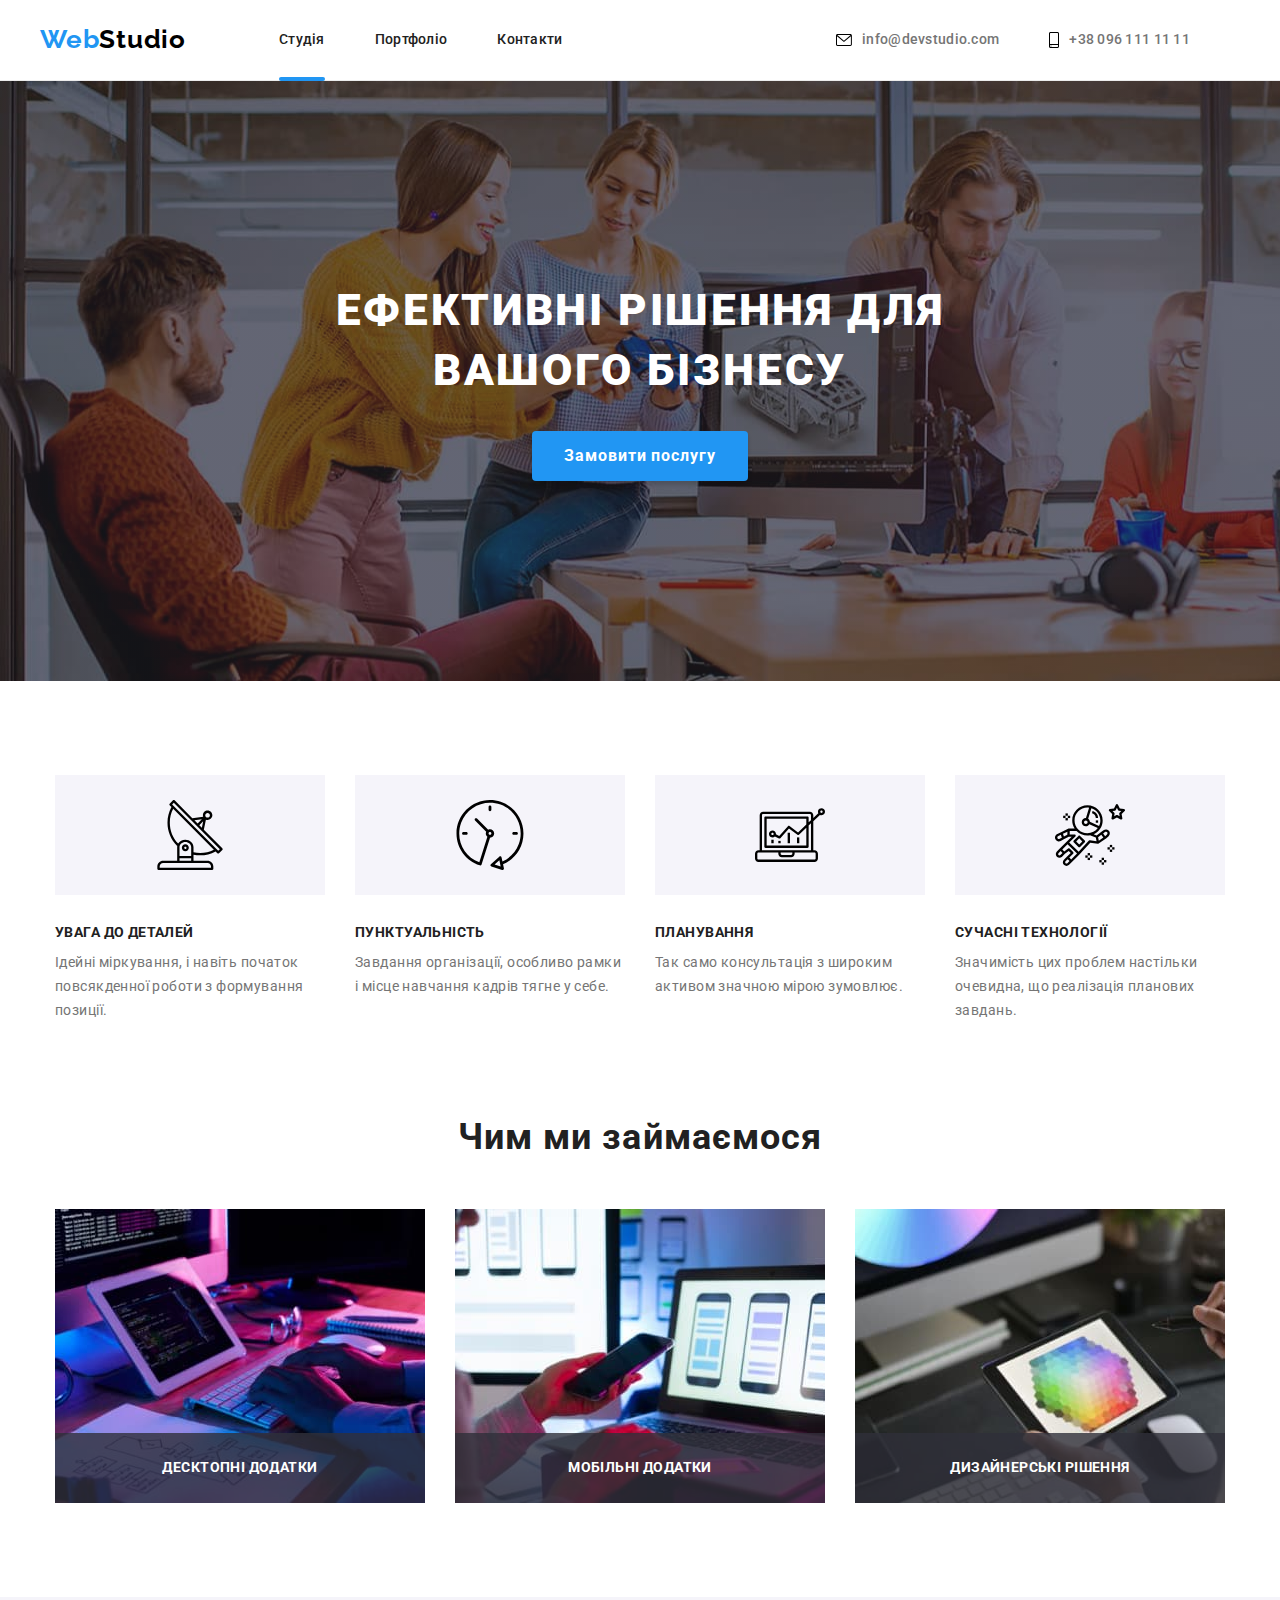
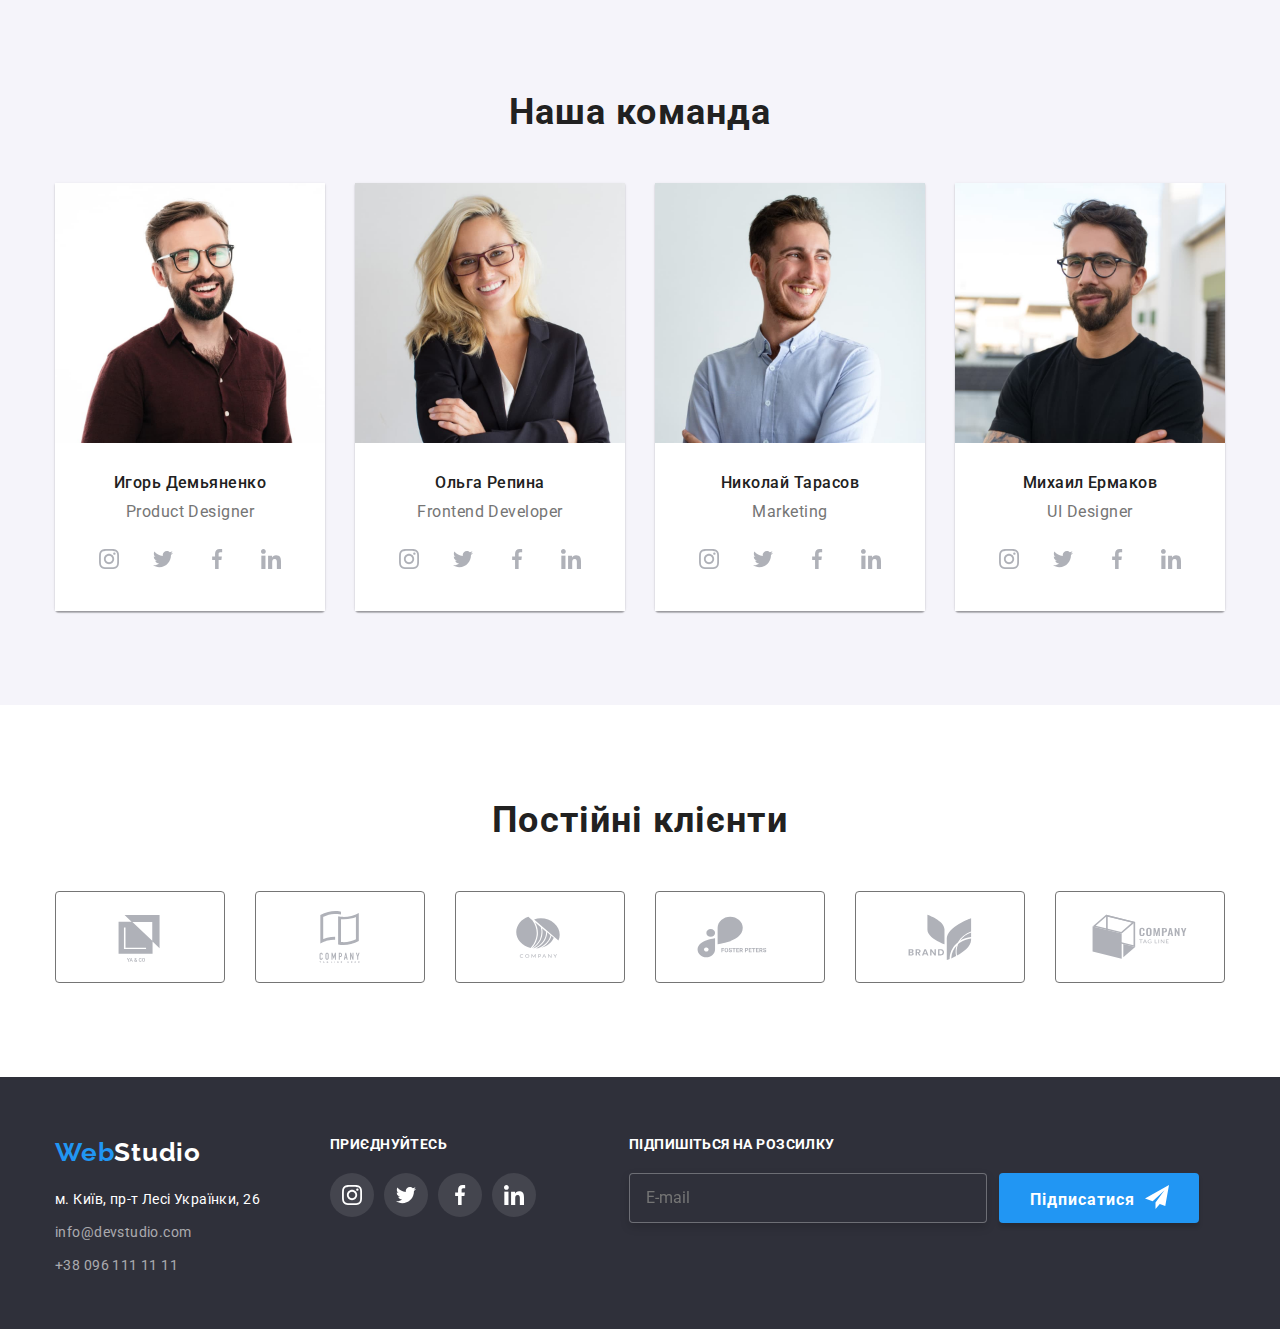
<file: index.html>
<!DOCTYPE html>
<html lang="uk">
<head>
    <meta charset="UTF-8">
    <meta http-equiv="X-UA-Compatible" content="IE=edge">
    <meta name="viewport" content="width=device-width, initial-scale=1.0">
    <title lang="en">WebStudio</title>
    <link rel="preconnect" href="https://fonts.googleapis.com">
    <link rel="preconnect" href="https://fonts.gstatic.com" crossorigin>
    <link
      href="https://fonts.googleapis.com/css2?family=Montserrat:wght@400;500;600&family=Roboto:wght@400;500;700;900&display=swap"
      rel="stylesheet">
      <link rel="preconnect" href="https://fonts.googleapis.com">
      <link rel="preconnect" href="https://fonts.gstatic.com" crossorigin>
      <link
        href="https://fonts.googleapis.com/css2?family=Montserrat:wght@400;500;600&family=Raleway:wght@700&family=Roboto:wght@400;500;700;900&display=swap"
        rel="stylesheet">
        <link rel="stylesheet" href="https://cdn.jsdelivr.net/npm/modern-normalize@1.1.0/modern-normalize.min.css">
    <link rel="stylesheet" href="./css/styles.css">
</head>
<body>
        <!-- шапка -->
        <header class="page-header"> 
          <div class="page-header-container">
          
            <nav class="page-nav">
              <a href="./index.html" class="logo" lang="en">
                <span class="logo-lab">Web</span>Studio</a>
              <ul class="items-header">
               <li class="menu-items">  
                <a href="./index.html" class="link-studio current">Студія</a>
               </li>
                <li class="menu-items">
                 <a href="./portfolio.html" class="link-portfolio">Портфоліо</a> 
                </li>
                <li class="menu-items">
                 <a href="#" class="link">Контакти</a>
                </li>
              </ul>
            </nav>
             
            <div class="contakts">
              <ul class="items-header">
              
                <li>
                  <a href="mailto:info@devstudio.com" class="link-item" lang="en">
                    <svg class="link-icon-envelop">
                      <use href="./images/symbol-defs.svg#icon-envelopehover">
                      </use>
                    </svg>
                    info@devstudio.com
                  </a> 
                   
                </li>
                <li>
                  <a href="tel:+380961111111" class="link-item">
                    <svg class="link-icon-phone">
                      <use href="./images/symbol-defs.svg#icon-smartphone">
                      </use>
                    </svg>
                     +38 096 111 11 11
                  </a>
                </li>
             </ul>
            </div>
          </div>
             
        </header>
    
    <main>  
        <!-- головна фраза-->
       <section class="main">
        <div class="container">  
         <h1 class="title">Ефективні рішення для вашого бізнесу</h1>
         <button type="button" class="button" data-modal-open>Замовити послугу</button>
        </div>
        </section>

        <!--переваги-->
        <section class="section">
          <div class="container">
            
            <ul class="items">
                <li class="list-item">
                  <div class="box-icons">
                    <svg class="box-icons-items">
                      <use href="./images/symbol-defs.svg#icon-antenna"></use>                                 
                    </svg>
                  </div>
                 <h3 class="subtitle">УВАГА ДО ДЕТАЛЕЙ</h3>
                 <p class="text">Ідейні міркування, і навіть початок повсякденної роботи з формування позиції.</p>
                </li>
             

               <li class="list-item">
                <div class="box-icons">
                  <svg class="box-icons-items">
                    <use href="./images/symbol-defs.svg#icon-clock"></use>
                  </svg>
                </div>
                 <h3 class="subtitle">ПУНКТУАЛЬНІСТЬ</h3>
                 <p class="text">Завдання організації, особливо рамки і місце навчання кадрів тягне у себе.</p>
               </li> 

               <li class="list-item">
                <div class="box-icons">
                  <svg class="box-icons-items">
                    <use href="./images/symbol-defs.svg#icon-diagram"></use>
                  </svg>
                </div>
                 <h3 class="subtitle">ПЛАНУВАННЯ</h3>
                 <p class="text">Так само консультація з широким активом значною мірою зумовлює.</p>
               </li> 

                <li class="list-item">
                  <div class="box-icons">
                    <svg class="box-icons-items">
                      <use href="./images/symbol-defs.svg#icon-astronaut"></use>
                    </svg>
                  </div>
                 <h3 class="subtitle">СУЧАСНІ ТЕХНОЛОГІЇ</h3>
                 <p class="text">Значимість цих проблем настільки очевидна, що реалізація планових завдань.</p>
                </li>
            </ul> 
          </div>
            
        </section>
        <!--чим займаэмося-->
        <section class="section-wokr">  
          
          <div class="container-work">
           <h2 class="dsr">Чим ми займаємося</h2> 
           <ul class="items-work">
              <li class="work-list">
                <div class="work-list-box">
                  <img src="./images/box1.jpg" alt="робота за ноутбуком">
                  <div class="thumb">
                    <p class="work-list-diskr">Десктопні додатки</p>

                  </div>
                                   
                </div>
                  
              </li>
             
             <li class="work-list">
               <div class="work-list-box">
                 <img src="./images/box2.jpg" alt="робота за смартфоном">
                  <div class="thumb">
              
                   <p class="work-list-diskr">Мобільні додатки</p>
                  </div>
                </div>
              
             </li>
             <li class="work-list">
                <div class="work-list-box">
                   <img src="./images/box3.jpg" alt="робота за планшетом">
                    <div class="thumb">
              
                      <p class="work-list-diskr">Дизайнерські рішення</p>
                    </div>
                 </div>

              </li>
           </ul>
          </div>
          
        </section>

        <!--персонал-->
        <section class="section staff-container">   
          <div class="container-staff">
            <h2 class="dsr">Наша команда</h2>
             <ul class="items-staff">
                <li class="staff-border-box">
                 <img src="./images/igordemyanenko.jpg" alt="Игорь Демьяненко" width="270" height="260">
                 <div class="staff-box">
                   <h3 class="staff-name">Игорь Демьяненко</h3>
                   <p lang="en" class="staff-position">Product Designer</p>
                   <ul class="staff-social">
                    <li class="social-list">
                      <a href="" class="social-items-link">
                        <svg width="20" height="20">
                          <use href="./images/symbol-defs.svg#icon-instagram"></use>
                        </svg>
                      </a>
                    </li>
                    <li class="social-list">
                      <a href="" class="social-items-link">
                        <svg width="20px" height="20px">
                          <use href="./images/symbol-defs.svg#icon-twitter"></use>
                        </svg>
                      </a>
                    </li>
                    <li class="social-list">
                      <a href="" class="social-items-link">
                        <svg width="20px" height="20px">
                          <use href="./images/symbol-defs.svg#icon-facebook"></use>
                        </svg>
                      </a>
                    </li>
                    <li class="social-list">
                      <a href="" class="social-items-link">
                        <svg width="20px" height="20px">
                          <use href="./images/symbol-defs.svg#icon-linkedin"></use>
                        </svg>
                      </a>
                    </li>
                   </ul>
                 </div>
                </li> 

               <li class="staff-border-box">
                 <img src="./images/olgarepina.jpg" alt="Ольга Репина" width="270" height="260">
                <div class="staff-box">
                 <h3 class="staff-name">Ольга Репина</h3>
                 <p lang="en" class="staff-position">Frontend Developer</p>
                <ul class="staff-social">
                  <li class="social-list">
                    <a href="" class="social-items-link">
                      <svg width="20px" height="20px">
                        <use href="./images/symbol-defs.svg#icon-instagram"></use>
                      </svg>
                    </a>
                  </li>
                  <li class="social-list">
                    <a href="" class="social-items-link">
                      <svg width="20px" height="20px">
                        <use href="./images/symbol-defs.svg#icon-twitter"></use>
                      </svg>
                    </a>
                  </li>
                  <li class="social-list">
                    <a href="" class="social-items-link">
                      <svg width="20px" height="20px">
                        <use href="./images/symbol-defs.svg#icon-facebook"></use>
                      </svg>
                    </a>
                  </li>
                  <li class="social-list">
                    <a href="" class="social-items-link">
                      <svg width="20px" height="20px">
                        <use href="./images/symbol-defs.svg#icon-linkedin"></use>
                      </svg>
                    </a>
                  </li>
                </ul>
                 </div>
               </li>

               <li class="staff-border-box">
                 <img src="./images/nikolaitarasov.jpg" alt="Николай Тарасов" width="270" height="260">
                <div class="staff-box">
                 <h3 class="staff-name">Николай Тарасов</h3>
                 <p lang="en" class="staff-position">Marketing</p>
                <ul class="staff-social">
                  <li class="social-list">
                    <a href="" class="social-items-link">
                      <svg width="20px" height="20px">
                        <use href="./images/symbol-defs.svg#icon-instagram"></use>
                      </svg>
                    </a>
                  </li>
                  <li class="social-list">
                    <a href="" class="social-items-link">
                      <svg width="20px" height="20px">
                        <use href="./images/symbol-defs.svg#icon-twitter"></use>
                      </svg>
                    </a>
                  </li>
                  <li class="social-list">
                    <a href="" class="social-items-link">
                      <svg width="20px" height="20px">
                        <use href="./images/symbol-defs.svg#icon-facebook"></use>
                      </svg>
                    </a>
                  </li>
                  <li class="social-list">
                    <a href="" class="social-items-link">
                      <svg width="20px" height="20px">
                        <use href="./images/symbol-defs.svg#icon-linkedin"></use>
                      </svg>
                    </a>
                  </li>
                </ul>
                 </div>
                </li> 

                <li class="staff-border-box">
                 <img src="./images/mikhailermakov.jpg" alt="Михаил Ермаков" width="270" height="260">
                <div class="staff-box">
                 <h3 class="staff-name">Михаил Ермаков</h3>
                 <p lang="en" class="staff-position">UI Designer</p>
                <ul class="staff-social">
                  <li class="social-list">
                    <a href="" class="social-items-link">
                      <svg width="20px" height="20px">
                        <use href="./images/symbol-defs.svg#icon-instagram"></use>
                      </svg>
                    </a>
                  </li>
                  <li class="social-list">
                    <a href="" class="social-items-link">
                      <svg width="20px" height="20px">
                        <use href="./images/symbol-defs.svg#icon-twitter"></use>
                      </svg>
                    </a>
                  </li>
                  <li class="social-list">
                    <a href="" class="social-items-link">
                      <svg width="20px" height="20px">
                        <use href="./images/symbol-defs.svg#icon-facebook"></use>
                      </svg>
                    </a>
                  </li>
                  <li class="social-list">
                    <a href="" class="social-items-link">
                      <svg width="20px" height="20px">
                        <use href="./images/symbol-defs.svg#icon-linkedin"></use>
                      </svg>
                    </a>
                  </li>
                </ul>
                 </div>
                </li>
             </ul> 
          </div>

        </section>

        <!-- постоянные клиенты -->
        <section class="section">
          <div class="section-company">
            <h2 class="dsr">Постійні клієнти</h2>
             <ul class="items-company">

               <li class="list-company">
                 <a href class="client-link">
                    <svg class="companies">
                      <use href="./images/symbol-defs.svg#icon-Logo-ya-co" wight="106" height="60"></use>
                   </svg>
                 </a>
               </li>
               <li class="list-company">
                  <a href class="client-link">
                    <svg class="companies">
                     <use href="./images/symbol-defs.svg#icon-Logo-company" wight="106" height="60"></use>
                    </svg>
                  </a>
               </li>
               <li class="list-company">
                  <a href class="client-link">
                    <svg class="companies">
                     <use href="./images/symbol-defs.svg#icon-Logo" wight="106" height="60"></use>
                   </svg>
                  </a>
               </li>
               <li class="list-company">
                  <a href class="client-link">
                    <svg class="companies">
                     <use href="./images/symbol-defs.svg#icon-foster" wight="106" height="60"></use>
                    </svg>
                  </a>
               </li>
               <li class="list-company">
                  <a href class="client-link">
                    <svg class="companies">
                     <use href="./images/symbol-defs.svg#icon-brand" wight="106" height="60"></use>
                    </svg>
                  </a>
               </li>
               <li class="list-company">
                  <a href class="client-link">
                    <svg class="companies">
                     <use href="./images/symbol-defs.svg#icon-tagline" wight="106" height="60"></use>
                    </svg>
                  </a>
               </li>
          
              </ul>
          </div>
        </section>
        
    </main>
        <!--контактна ынфа-->

    <footer class="footer">
       <div class="footer-logo">
         <div class="footer-logo-social">
            <a href="./index.html" lang="en" class="logo-footer">
             <span class="logo-lab">Web</span>
             <span class="logo-lab-footer">Studio</span>
           </a>
                       
           <address class="content"> 
             <ul class="items-footer">
                <li class="link-footer">м. Київ, пр-т Лесі Українки, 26</li>
         
                <li class="link-footer">
                <a href="mailto:info@devstudio.com" lang="en" class="link-item-footer">info@devstudio.com</a>
                </li>
                   
                <li class="link-footer">
                <a href="tel:+380961111111" class="link-item-footer">+38 096 111 11 11</a>
                </li>
               
              </ul>        
            </address>
          </div>
      
         <div class="social-footer">
            <p class="motivation">ПРИЄДНУЙТЕСЬ</p>
           <ul class="social-footer-items">
             <li class="social-list">
              <a href class="social-items-footer">
                <svg width="20" height="20">
                  <use href="./images/symbol-defs.svg#icon-instagram"></use>
                </svg>
              </a>
             </li>
             <li class="social-list">
              <a href class="social-items-footer">
                <svg width="20" height="20">
                  <use href="./images/symbol-defs.svg#icon-twitter"></use>
                </svg>
              </a>
             </li>
             <li class="social-list">
              <a href class="social-items-footer">
                <svg width="20" height="20">
                  <use href="./images/symbol-defs.svg#icon-facebook"></use>
                </svg>
              </a>
             </li>
             <li class="social-list">
                <a href class="social-items-footer">
                  <svg width="20" height="20">
                     <use href="./images/symbol-defs.svg#icon-linkedin"></use>
                   </svg>
                </a>
             </li>
           </ul>
          </div>

          <div class="footer-email-form">
            <p class="text-email">Підпишіться на розсилку</p>
          
            <form class="form-email" autocomplete="off">
              <label class="form-email-dscr">
                <input type="email" placeholder="E-mail" name="user_email" class="form-email-input"></input>
              </label>
          
              <button type="submit" class="form-email-button"><span class="button-text">Підписатися</span>
                <svg class="icon" widgh="24" heigh="24">
                  <use href="./images/symbol-defs.svg#icon-icon-send"></use>
                </svg>
              </button>
          
          
            </form>
          </div>
       </div>
       
      
                           
    </footer>
    

    <!--модальне вікно-->

    <div class="backdrop is-hidden" data-modal>
      <div class="modal">
        <button type="button" class="modal-close-btn" data-modal-close>
          <svg class="modal-close-btn-icon">
            <use href="./images/symbol-defs.svg#icon-modal-close"></use>
          </svg>
        </button>
        <p class="form-text">Залиште свої дані, ми вам передзвонимо</p>
        <form class="modal-form">
          <label class="modal-form-field">
            <span class="modal-descr"> Ім’я </span>
            <span class="modal-wrapper">
              <input type="text" name="user_name" required pattern="[a-zA-Zа-яА-Я]+" minlength="2" class="modal-form-input" />
                <svg width="18" height="18" class="modal-form-icon">
                  <use href="./images/symbol-defs.svg#icon-man"></use>
                </svg>
            </span>
          </label>
          <label class="modal-form-field">
            <span class="modal-descr"> Телефон </span>
            <span class="modal-wrapper">
              <input type="tel" name="user_phone" required
                pattern="[0-9]{3}-[0-9]{3}-[0-9]{2}-[0-9]{2}" title="xxx-xxx-xx-xx" class="modal-form-input" />
              <svg width="18" height="18" class="modal-form-icon">
                <use href="./images/symbol-defs.svg#icon-phone-madal"></use>
              </svg>
            </span>
          </label>
          <label class="modal-form-field">
            <span class="modal-descr"> Пошта </span>
            <span class="modal-wrapper">
              <input type="text" name="user_email" required class="modal-form-input"/>
              <svg width="18" height="18" class="modal-form-icon">
                <use href="./images/symbol-defs.svg#icon-email-modal"></use>
              </svg>
            </span>
          </label>
          <label class="modal-form-field">
            <span class="modal-descr"> Коментар </span>
            <textarea name="user_message" class="modal-form-message" placeholder="Введіть текст"></textarea>
          </label>
          <input id="user-policy" type="checkbox" name="user_policy" class="modal-form-check visually-hidden"/>
          <label for="user-policy" class="modal-form-check-desc">
            Погоджуюся з розсилкою та приймаю&nbsp;<a href="" class="modal-link">Умови договору</a>
          </label>
          <button type="submit" class="modal-form-submit">Відправити</button>
        </form>
      </div>
    </div>
    <script src="./js/modal.js"></script>
</body>

</html>
</file>
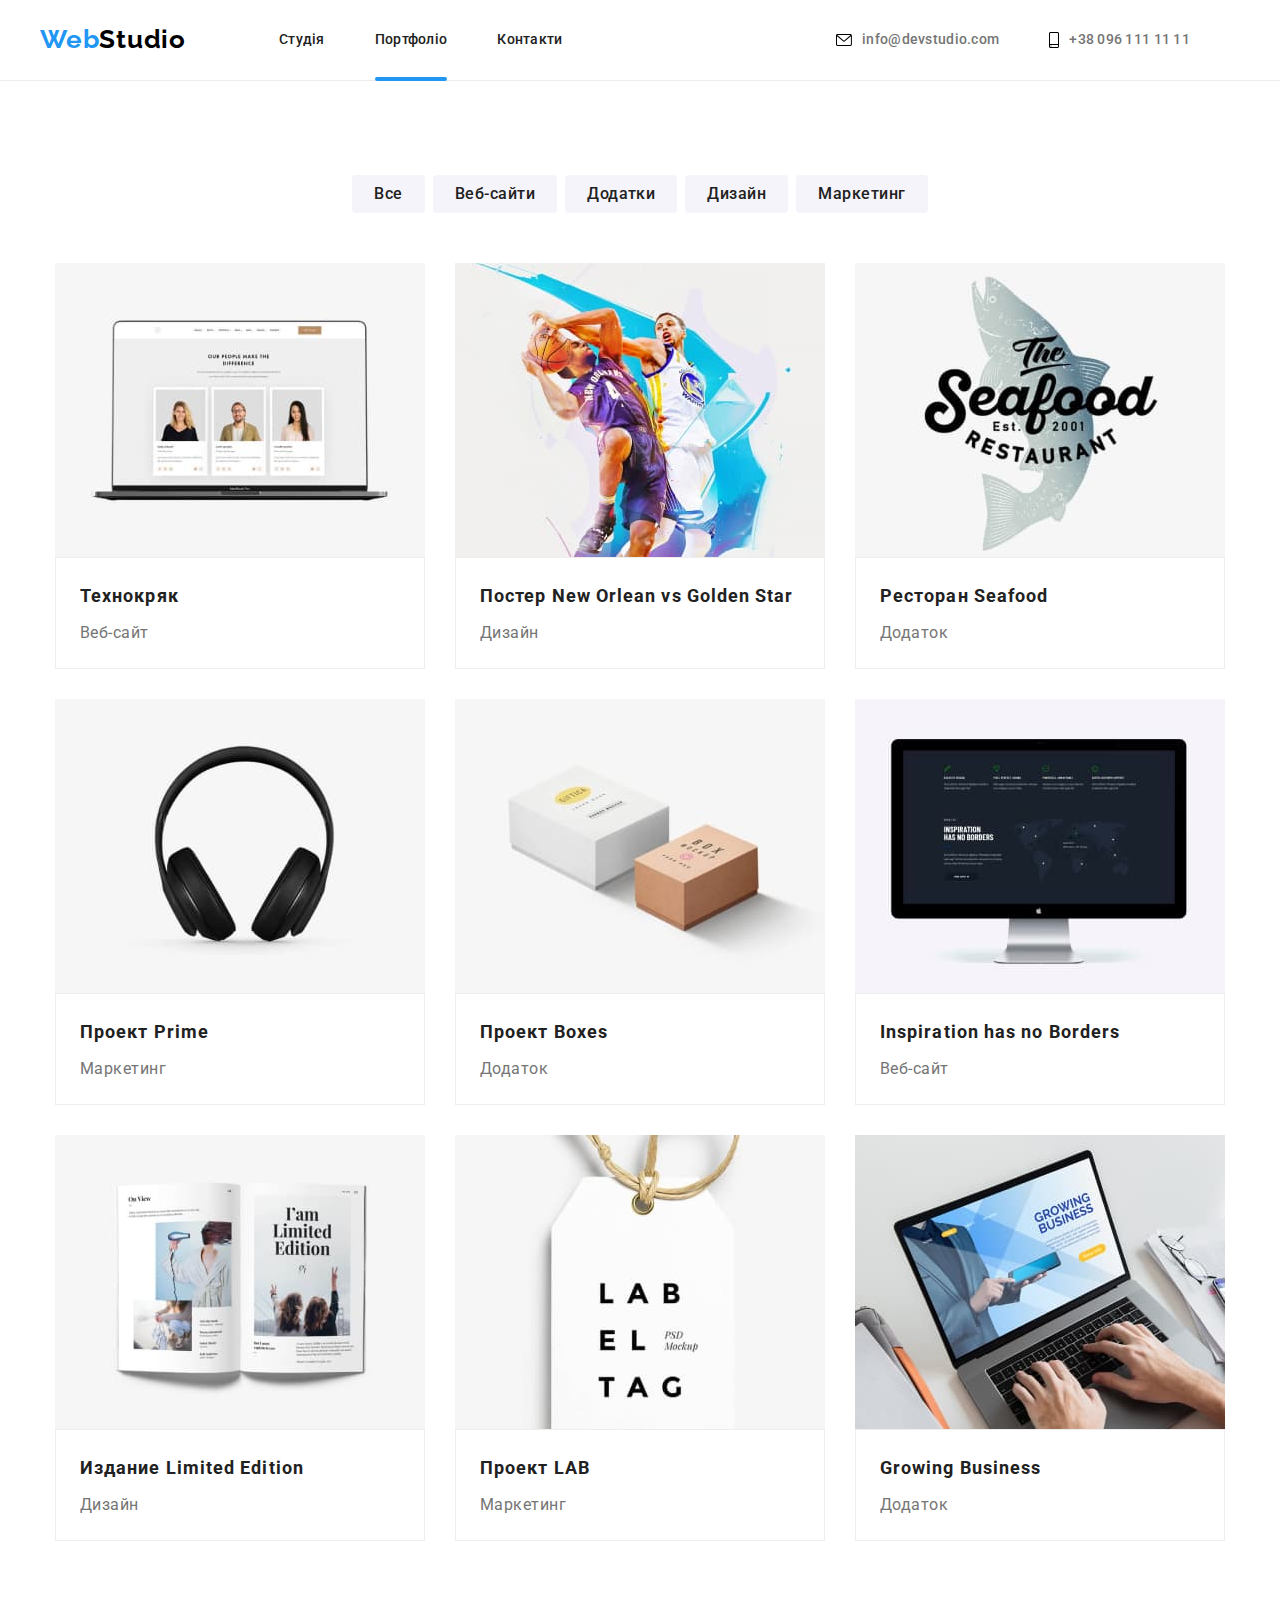
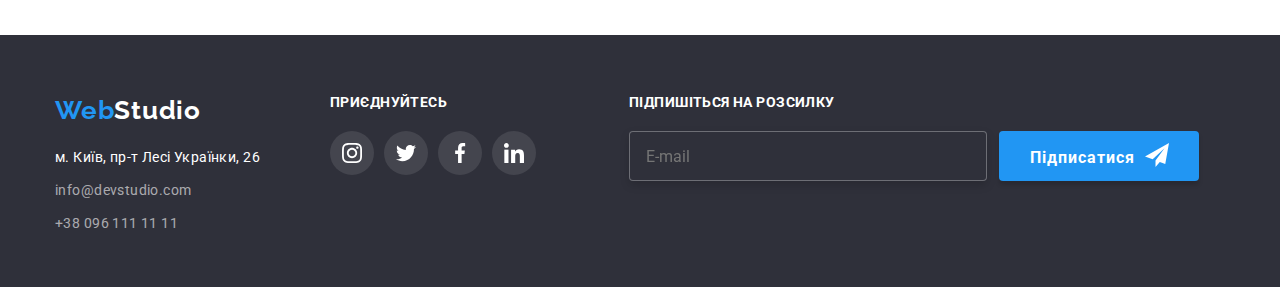
<file: portfolio.html>
<!DOCTYPE html>
<html lang="uk">

<head>
    <meta charset="UTF-8">
    <meta http-equiv="X-UA-Compatible" content="IE=edge">
    <meta name="viewport" content="width=device-width, initial-scale=1.0">
    <title>портфолио</title>
    <link rel="preconnect" href="https://fonts.googleapis.com">
    <link rel="preconnect" href="https://fonts.gstatic.com" crossorigin>
    <link
        href="https://fonts.googleapis.com/css2?family=Montserrat:wght@400;500;600&family=Roboto:wght@400;500;700;900&display=swap"
        rel="stylesheet">
        <link rel="preconnect" href="https://fonts.googleapis.com">
        <link rel="preconnect" href="https://fonts.gstatic.com" crossorigin>
        <link
            href="https://fonts.googleapis.com/css2?family=Montserrat:wght@400;500;600&family=Raleway:wght@700&family=Roboto:wght@400;500;700;900&display=swap"
            rel="stylesheet">
            <link rel="stylesheet" href="https://cdn.jsdelivr.net/npm/modern-normalize@1.1.0/modern-normalize.min.css">
    <link rel="stylesheet" href="./css/styles.css">
</head>

<body>
    <!-- шапка портфолио -->
    
   <header class="page-header">
    
      <div class="page-header-container">

        <nav class="page-nav">
            <a href="./index.html" class="logo" lang="en">
                <span class="logo-lab">Web</span>Studio</a>
            <ul class="items-header">
                <li class="menu-items">
                    <a href="./index.html" class="link-studio">Студія</a>
                </li>
                <li class="menu-items">
                    <a href="./portfolio.html" class="link-portfolio current">Портфоліо</a>
                </li>
                <li class="menu-items">
                    <a href="#" class="link">Контакти</a>
                </li>
            </ul>
        </nav>

        <ul class="items-header">
            <li>
                <a href="mailto:info@devstudio.com" class="link-item" lang="en">
                    <svg class="link-icon-envelop">
                        <use href="./images/symbol-defs.svg#icon-envelopehover">
                        </use>
                    </svg>
                    info@devstudio.com
                </a>

            </li>
            <li>
                <a href="tel:+380961111111" class="link-item">
                    <svg class="link-icon-phone">
                        <use href="./images/symbol-defs.svg#icon-smartphone">
                        </use>
                    </svg>
                    +38 096 111 11 11
                </a>
            </li>
        </ul>
      </div>

    </header>

    <main>
        <!--кнопки посилання-->
        <section class="section">
            <div class="buttons-container">
                <ul class="items-buttons">
                    <li>
                        <button type="button" class="buttons">Все</button>
                    </li>
                    <li>
                        <button type="button" class="buttons">Веб-сайти</button>
                    </li>
                    <li>
                        <button type="button" class="buttons">Додатки</button>
                    </li>
                    <li>
                        <button type="button" class="buttons">Дизайн</button>
                    </li>
                    <li>
                        <button type="button" class="buttons">Маркетинг</button>
                    </li>
                
                </ul>
                        
               <!--список видов работ-->
                           
             <ul class="items-portfolio">
                <li class="cards">
                    <div class="box-cards">
                      <img src="./images/technokriak.jpg" alt="ноутбук" max-width="100%" height="auto">
                      <p class="overlay">
                         Ресурс пропонує комплексні пропозиції з різним рівнем функціоналу та сервісів. Все це дозволить відвідувачу отримати
                         вичерпні відомості про компанію чи приватну особу.
                       </p>
                    </div>
                      <div class="items-text-border">
                         <h3 class="text-dcr">Технокряк</h3>
                         <p class="text-dcr-name">Веб-сайт</p>
                       </div>
                    
                </li>

                <li class="cards">
                    <div class="box-cards">
                      <img src="./images/poster.jpg" alt="постер" max-width="100%" height="auto">
                      <p class="overlay">
                        Ресурс пропонує комплексні пропозиції з різним рівнем функціоналу та сервісів. Все це дозволить відвідувачу отримати
                        вичерпні відомості про компанію чи приватну особу.
                      </p>
                    </div>
                    <div class="items-text-border">
                      <h3 class="text-dcr">Постер New Orlean vs Golden Star</h3>
                      <p class="text-dcr-name">Дизайн</p>
                    </div>
                </li>

                <li class="cards">
                    <div class="box-cards">
                      <img src="./images/seafood.jpg" alt="ресторан" max-width="100%" height="auto">
                      <p class="overlay">
                        Ресурс пропонує комплексні пропозиції з різним рівнем функціоналу та сервісів. Все це дозволить відвідувачу отримати
                        вичерпні відомості про компанію чи приватну особу.
                      </p>
                    </div>
                    <div class="items-text-border">
                      <h3 class="text-dcr">Ресторан Seafood</h3>
                      <p class="text-dcr-name">Додаток</p>
                    </div>
                </li>

                <li class="cards">
                    <div class="box-cards">
                      <img src="./images/prime.jpg" alt="навушники" max-width="100%" height="auto">
                      <p class="overlay">
                        Ресурс пропонує комплексні пропозиції з різним рівнем функціоналу та сервісів. Все це дозволить відвідувачу отримати
                        вичерпні відомості про компанію чи приватну особу.
                      </p>
                    </div>
                    <div class="items-text-border">
                      <h3 class="text-dcr">Проект Prime</h3>
                      <p class="text-dcr-name">Маркетинг</p>
                    </div>
                </li>

                <li class="cards">
                    <div class="box-cards">
                      <img src="./images/projectbox.jpg" alt="коробки" max-width="100%" height="auto">
                      <p class="overlay">
                        Ресурс пропонує комплексні пропозиції з різним рівнем функціоналу та сервісів. Все це дозволить відвідувачу отримати
                        вичерпні відомості про компанію чи приватну особу.
                      </p>
                    </div>
                    <div class="items-text-border">
                      <h3 class="text-dcr">Проект Boxes</h3>
                      <p class="text-dcr-name">Додаток</p>
                    </div>
                </li>

                <li class="cards">
                    <div class="box-cards">
                      <img src="./images/inspiration.jpg" alt="монитор" max-width="100%" height="auto">
                      <p class="overlay">
                        Ресурс пропонує комплексні пропозиції з різним рівнем функціоналу та сервісів. Все це дозволить відвідувачу отримати
                        вичерпні відомості про компанію чи приватну особу.
                      </p>
                    </div>
                    <div class="items-text-border">
                      <h3 lang="en" class="text-dcr">Inspiration has no Borders</h3>
                      <p class="text-dcr-name">Веб-сайт</p>
                    </div>
                </li>

                <li class="cards">
                    <div class="box-cards">
                      <img src="./images/limitededition.jpg" alt="журнал" max-width="100%" height="auto">
                      <p class="overlay">
                        Ресурс пропонує комплексні пропозиції з різним рівнем функціоналу та сервісів. Все це дозволить відвідувачу отримати
                        вичерпні відомості про компанію чи приватну особу.
                      </p>
                    </div>
                    <div class="items-text-border">
                      <h3 class="text-dcr">Издание Limited Edition</h3>
                      <p class="text-dcr-name">Дизайн</p>
                    </div>
                </li>

                <li class="cards">
                    <div class="box-cards">
                      <img src="./images/lab.jpg" alt="бирка" max-width="100%" height="auto">
                      <p class="overlay">
                        Ресурс пропонує комплексні пропозиції з різним рівнем функціоналу та сервісів. Все це дозволить відвідувачу отримати
                        вичерпні відомості про компанію чи приватну особу.
                      </p>
                    </div>
                    <div class="items-text-border">
                      <h3 class="text-dcr">Проект LAB</h3>
                      <p class="text-dcr-name">Маркетинг</p>
                    </div>
                </li>

                <li class="cards">  
                    <div class="box-cards">
                      <img src="./images/growingbusiness.jpg" alt="работа за ноутбуком" max-width="100%" height="auto">
                      <p class="overlay">
                        Ресурс пропонує комплексні пропозиції з різним рівнем функціоналу та сервісів. Все це дозволить відвідувачу отримати
                        вичерпні відомості про компанію чи приватну особу.
                      </p>
                    </div>
                    <div class="items-text-border">
                      <h3 lang="en" class="text-dcr">Growing Business</h3>
                      <p class="text-dcr-name">Додаток</p>
                    </div>
                </li>
             </ul>
            </div>

        </section>
    </main>
    <!--контактна ынфа-->
    <footer class="footer">
        <div class="footer-logo">
            <div class="footer-logo-social">
                <a href="./index.html" lang="en" class="logo-footer">
                    <span class="logo-lab">Web</span>
                    <span class="logo-lab-footer">Studio</span>
                </a>
    
                <address class="content">
                    <ul class="items-footer">
                        <li class="link-footer">м. Київ, пр-т Лесі Українки, 26</li>
    
                        <li class="link-footer">
                            <a href="mailto:info@devstudio.com" lang="en" class="link-item-footer">info@devstudio.com</a>
                        </li>
    
                        <li class="link-footer">
                            <a href="tel:+380961111111" class="link-item-footer">+38 096 111 11 11</a>
                        </li>
    
                    </ul>
                </address>
            </div>
    
            <div class="social-footer">
                <p class="motivation">ПРИЄДНУЙТЕСЬ</p>
                <ul class="social-footer-items">
                    <li class="social-list">
                        <a href class="social-items-footer">
                            <svg width="20" height="20">
                                <use href="./images/symbol-defs.svg#icon-instagram"></use>
                            </svg>
                        </a>
                    </li>
                    <li class="social-list">
                        <a href class="social-items-footer">
                            <svg width="20" height="20">
                                <use href="./images/symbol-defs.svg#icon-twitter"></use>
                            </svg>
                        </a>
                    </li>
                    <li class="social-list">
                        <a href class="social-items-footer">
                            <svg width="20" height="20">
                                <use href="./images/symbol-defs.svg#icon-facebook"></use>
                            </svg>
                        </a>
                    </li>
                    <li class="social-list">
                        <a href class="social-items-footer">
                            <svg width="20" height="20">
                                <use href="./images/symbol-defs.svg#icon-linkedin"></use>
                            </svg>
                        </a>
                    </li>
                </ul>
            </div>
            <div class="footer-email-form">
              <p class="text-email">Підпишіться на розсилку</p>
            
              <form class="form-email" autocomplete="off">
                <label class="form-email-dscr">
                  <input type="email" placeholder="E-mail" name="user_email" class="form-email-input"></input>
                </label>
            
                <button type="submit" class="form-email-button"><span class="button-text">Підписатися</span>
                  <svg class="icon" widgh="24" heigh="24">
                    <use href="./images/symbol-defs.svg#icon-icon-send"></use>
                  </svg>
                </button>
            
            
              </form>
            </div>
        </div>
    
    </footer>
</body>

</html>
</file>
<file: css/styles.css>
:root{
--accent-color: #2196f3;
--subtitle-color: #212121;
--text-color: #757575;
--transition-anime: 250ms cubic-bezier(0.4, 0, 0.2, 1);
}

h1,
h2,
h3,
p{
 margin-top: 0;
 margin-bottom: 0;
}

ul{
 margin-top: 0;
 margin-bottom: 0;
 padding-left: 0;
 }

img{
 display: block;
}

button{
 cursor: pointer;
}

body{
    background: #FFFFFF;
    font-family: 'Roboto', sans-serif;
        
}

.staff-container{
 background-color: #F5F4FA;
}

.current{
    color: var(--accent-color);
}
                /* <Закголовок хедера */

.page-header{
  border-bottom: 1px solid #ECECEC;
}

.page-header-container{
    display: flex;
    
    width: 1200px;
    margin-left: auto;
    margin-right: auto;
        
}

.page-nav{
    display: flex;
        
}

.logo{
    margin-right: 93px;
    padding-top: 24px;
    padding-bottom: 25px;

    font-family: 'Raleway';
    font-weight: 700;
    font-size: 26px;
    line-height: 1.19;
    letter-spacing: 0.03em;
    color: #000000;
    text-decoration: none;
}

.logo-lab{
    font-family: 'Raleway';
    font-weight: 700;
    font-size: 26px;
    line-height: 1.19;
    letter-spacing: 0.03em;
    color: var(--accent-color);
    text-decoration: none;

}

.link{
    position: relative;
    display: block;

    font-weight: 500;
    font-size: 14px;
    line-height: 1.14;
    letter-spacing: 0.02em;
    color: var(--subtitle-color);
    text-decoration: none;
    padding: 32px 0;

    transition: color var(--transition-anime);
    
}

.link-studio{
    position: relative;
    display: block;
    
    font-weight: 500;
    font-size: 14px;
    line-height: 1.14;
    letter-spacing: 0.02em;
    color: var(--subtitle-color);
    text-decoration: none;
    padding: 32px 0;

    transition: background-color var(--transition-anime);
}

.link-studio.current::after{
    position: absolute;
    content: "";
    bottom: -1px;
    left: 0;
    border-radius: 2px;
    width: 100%;
    height: 4px;
    background-color: var(--accent-color)
}

.link-portfolio{
    position: relative;
    display: block;

    font-weight: 500;
    font-size: 14px;
    line-height: 1.14;
    letter-spacing: 0.02em;
    color: var(--subtitle-color);
    text-decoration: none;
    padding: 32px 0;

    transition: background-color var(--transition-anime);
}

.link-portfolio.current::after {
    position: absolute;
    content: "";
    bottom: -1px;
    left: 0;
    border-radius: 2px;
    width: 100%;
    height: 4px;
    background-color: var(--accent-color)
}

.link-item{
    display: flex;
    align-items: center;

    font-weight: 500;
    font-size: 14px;
    line-height: 1.14;
    letter-spacing: 0.02em;
    color: var(--text-color);
    text-decoration: none;
    margin-left: auto;
    margin-right: 50px;

    transition: color var(--transition-anime);
}
.link-icon-envelop{
    margin-right: 10px;
    width: 16px;
    height: 12px;
    color: var(--text-color);

    transition: fill var(--transition-anime);
}

.link-icon-phone{
    margin-right: 10px;
    width: 10px;
    height: 16px;
    color: var(--text-color);

    transition: fill var(--transition-anime);
}

.link:hover,
.link-item:hover,
.link-studio:hover,
.link-portfolio:hover,
.link:focus,
.link-item:focus,
.link-studio:focus,
.link-portfolio:focus{
   
    color: var(--accent-color);
    fill: var(--accent-color);

}

.link-icon-phone:hover,
.link-icon-envelop:hover,
.link-icon-phone:focus,
.link-icon-envelop:focus{
    
    fill: var(--accent-color);
}

.link-item-footer:hover,
.link-item-footer:focus{
    
    font-weight: 400;
    font-size: 14px;
    line-height: 1.71;
    letter-spacing: 0.03em;
    color: var(--accent-color);
    text-decoration: none;
}

.items{
    display: flex;
            
    margin-left: auto;
    list-style: none;
}

.items-header,
.contakts{
    display: flex;
    align-items: center;
    
    margin-left: auto;
    list-style: none;
    
}

.contakts:hover,
.contakts:focus{
    transition: color 250ms cubic-bezier(0.4, 0, 0.2, 1);

    color: var(--accent-color);
}

.letter{
    text-decoration: none;
    margin-right: 10px;
    
}

.phone{
    text-decoration: none;
    margin-right: 10px;
    
}

.list-item{
    width: 270px;
    margin-left: 30px;
}

.list-item:first-child{
    margin-left: 0;
}

.box-icons{
    display: flex;
    align-items: center;
    justify-content: center;

    width: 270px;
    height: 120px;
    background: #F5F4FA;
}

.box-icons-items{

    width: 70px;
    height: 70px;
    
}

.menu-items:not(:last-child){
    margin-right: 50px;
}

                /* основна з секціями */

.container {
    display: flex;
    flex-wrap: wrap;
    flex-direction: column;
    align-items: center;
    width: 1200px;
    margin-left: auto;
    margin-right: auto;
    padding-left: 15px;
    padding-right: 15px;
    

}
.container-work{
    width: 1200px;
    margin-left: auto;
    margin-right: auto;
    padding-left: 15px;
    padding-right: 15px;
    
}

.container-staff{
    display: flex;
    flex-direction: column;

    width: 1200px;
    margin-left: auto;
    margin-right: auto;
    padding-left: 15px;
    padding-right: 15px;
    
}

.items-staff{
    display: flex;
    justify-content: center;
 
    gap: 30px;
    
    list-style: none;

}

.main{
    padding: 200px 0;
    text-align: center;
    background-image: linear-gradient(rgba(47, 48, 58, 0.4),rgba(47, 48, 58, 0.4)), 
    url("../images/mainimage.jpg");
    background-size:cover;
    background-color: #C4C4C4;
    
}

.section{
    padding-top: 94px;
    padding-bottom: 94px;
    
}

.section-wokr{
    padding-bottom: 94px;
}

.title{
    width: 696px;
    margin: 0 auto;
    font-weight: 900;
    font-size: 44px;
    line-height: 1.36;
    letter-spacing: 0.06em;
    text-transform: uppercase;
    color: #FFFFFF;
    text-align: center;
    
}

.button{
   padding-top: 10px;
   padding-bottom: 10px;
   border: none;
   padding-left: 32px;
   padding-right: 32px;
   margin-top: 30px;
   font-weight: 700;
   font-size: 16px;
   line-height: 1.88;
   letter-spacing: 0.06em;
   color: #FFFFFF;
   background-color: var(--accent-color);
   box-shadow: 0px 4px 4px rgba(0, 0, 0, 0.15);
   border-radius: 4px;

   transition: box-shadow var(--transition-anime), background-color var(--transition-anime);
}

.button:hover,
.button:focus{
    
    background-color: #188CE8;
    box-shadow: 0px 4px 4px rgba(0, 0, 0, 0.15);
    border-radius: 4px;

}

.subtitle{
    margin-top: 30px;
    margin-bottom: 10px;
    font-weight: 700;
    font-size: 14px;
    line-height: 1.14;
    letter-spacing: 0.03em;
    text-transform: uppercase;
    color: var(--subtitle-color);
    margin-bottom: 10px;
}

.text{
    text-align: start;
    font-weight: 400;
    font-size: 14px;
    line-height: 1.71;
    letter-spacing: 0.03em;
    color: var(--text-color);
}

.dsr{
    text-align: center;
    margin-bottom: 50px;
    font-weight: 700;
    font-size: 36px;
    line-height: 1.17;
    letter-spacing: 0.03em;
    color: var(--subtitle-color);
}

.items-work{
    display: flex;
    justify-content: center;
    text-decoration: none;
    list-style: none;
    
}

.work-list{
    margin-left: 30px;
}

.work-list:first-child{
    margin-left: 0;
}


.work-list-box{
    position: relative;
          
}

.thumb{
    position: absolute;

    height: 70px;
    width: 100%;
    left: 0;
    bottom: 0;
    background-color: rgba(47, 48, 58, 0.8);
}

.work-list-diskr{
            
    margin-top: 27px;
    margin-bottom: 27px;
     
    font-family: 'Roboto';
    font-style: normal;
    font-weight: 700;
    font-size: 14px;
    line-height: 1.14;
    text-align: center;
    letter-spacing: 0.03em;
    text-transform: uppercase;
    color: #FFFFFF;
         
}

.staff-border-box{
    box-shadow: 0px 1px 3px rgba(0, 0, 0, 0.12), 0px 1px 1px rgba(0, 0, 0, 0.14), 0px 2px 1px rgba(0, 0, 0, 0.2);
    border-radius: 0px 0px 4px 4px;
}

.staff-box{
    padding-top: 30px;
    padding-bottom: 30px;
    background-color: #FFFFFF;
}
.staff-name{
    text-align: center;
    font-weight: 500;
    font-size: 16px;
    line-height: 1.19;
    letter-spacing: 0.03em;
    color: var(--subtitle-color);
}

.staff-position{
    margin-top: 10px;
    text-align: center;
    font-weight: 400;
    font-size: 16px;
    line-height: 1.19;
    letter-spacing: 0.03em;
    color: var(--text-color);

}

.staff-social{
    display: flex;
    justify-content: center;
    gap: 10px;
    margin-top: 16px;
}

.social-list{
    list-style: none;

}

.social-items-link{
    display: flex;
    justify-content: center;
    align-items: center;
    width: 44px;
    height: 44px;
    border-radius: 50%;
    fill: #AFB1B8;
    background-color: #FFFFFF;

    transition: fill var(--transition-anime),background-color var(--transition-anime);
}

.social-items-link:hover,
.social-items-link:focus{
        
    fill: #FFFFFF;
    background-color:var(--accent-color);
   
}

.items-company{
    display: flex;
    list-style: none;
    gap: 30px;
}

.list-company{
    display: flex;
    justify-content: center;
    align-items: center;
    max-width: 170px;
    max-height: 92px;
    
    
    border-radius: 4px;
    color: #AFB1B8;
}

.section-company{
    display: flex;
    flex-direction: column;
    align-items: center;
    width: 1200px;
    margin-left: auto;
    margin-right: auto;
    padding-left: 15px;
    padding-right: 15px;
}

.client-link{
    display: flex;
    max-width: 170px;
    max-height: 92px;
    
    border: 1px solid var(--text-color);
    border-radius: 4px;
    fill: #AFB1B8;
    transition: fill var(--transition-anime), border var(--transition-anime);
    
}

.client-link:hover,
.client-link:focus{
   
    fill: var(--accent-color);
    border: 1px solid var(--accent-color);
}

.companies{
    color: #AFB1B8;
    
    margin-top: 16px;
}

                /* Підвал */

.logo-footer{
    display: flex;
        
    font-family: 'Raleway';
    font-weight: 700;
    font-size: 26px;
    line-height: 1.19;
    letter-spacing: 0.03em;
    color: #000000;
    text-decoration: none;
}

.logo-lab-footer {
    font-family: 'Raleway';
    font-style: normal;
    font-weight: 700;
    font-size: 26px;
    line-height: 1.19;
    letter-spacing: 0.03em;
    color: #FFFFFF;
    text-decoration: none;
}

.link-item-footer {
    transition: color var(--transition-anime);

    font-family: 'Roboto';
    font-style: normal;
    font-weight: 400;
    font-size: 14px;
    line-height: 1.71;
    letter-spacing: 0.03em;
    color: rgba(255, 255, 255, 0.6);
    text-decoration: none;
    margin-top: 9px;

}

.footer{
    height: 252px;
    background: #2F303A;
    padding: 60px 0;
}

.footer-logo{
    display: flex;
    
    width: 1200px;
    margin-left: auto;
    margin-right: auto;
    padding-left: 15px;
    padding-right: 15px;
    
}
.footer-logo-social{
    display: flex;
    flex-direction: column;
}

.content{
    font-style: normal;
    font-weight: 400;
    font-size: 14px;
    line-height: 1.71;
    letter-spacing: 0.03em;
    color: #FFFFFF;
    margin-top: 20px;
}  

.items-footer{
    
    text-decoration: none;
    list-style: none;

} 

.link-footer{
    margin-bottom: 9px;
    text-decoration: none;
    list-style: none;
}

.social-footer{
    display: flex;
    flex-direction: column;
    margin-left: 70px;

    
}

.motivation{
    font-family: 'Roboto';
    font-weight: 700;
    font-size: 14px;
    line-height: 1.14;
    letter-spacing: 0.03em;
    margin-bottom: 20px;
    color: #FFFFFF;
}

.social-items-footer{
    display: flex;
    justify-content: center;
    align-items: center;

    width: 44px;
    height: 44px;
    border-radius: 50%;
    fill: #FFFFFF;
    background: rgba(255, 255, 255, 0.1);

    transition: background-color var(--transition-anime);
   
}

.social-items-footer:hover,
.social-items-footer:focus{
    
    background-color: var(--accent-color);
}

.social-footer-items{
    display: flex;
    
    gap: 10px;
    
    text-decoration: none;
    list-style: none;
}

                 /* пошта у футере */

.footer-email-form{
    display: flex;
    flex-direction: column;
    
    width: 570px;
    height: 86px;
    margin-left: 93px;
    
    
}

.form-email{
    display: flex;
    
}

.form-email-dscr{
    display: flex;
    height: 50px;
}

.text-email{
    display: flex;
    font-family: 'Roboto', sans-serif;
    font-style: normal;
    font-weight: 700;
    font-size: 14px;
    line-height: 1.14;
    letter-spacing: 0.03em;
    text-transform: uppercase;
    color: #FFFFFF;
    margin-bottom: 20px;
}

.form-email-input{
    box-sizing: border-box;
    width: 358px;
    height: 100%;
    padding-left: 16px;
    border: 1px solid rgba(255, 255, 255, 0.3);
    filter: drop-shadow(0px 4px 4px rgba(0, 0, 0, 0.15));
    border-radius: 4px;
    background-color: #2F303A;
    color: #FFFFFF;

}

.form-email-button{
    display: flex;
    min-width: 200px;
    height: 50px;
    padding-top: 10px;
    padding-bottom: 10px;
    padding-left: 29px;
    margin-left: 12px;
    font-family: inherit;
    font-weight: 700;
    font-size: 16px;
    line-height: 1.88;
    letter-spacing: 0.06em;
    color: #FFFFFF;
    background-color: #2196F3;
    box-shadow: 0px 4px 4px rgb(0 0 0 / 15%);
    border-radius: 4px;
    border-color: transparent;

    transition: background-color var(--transition-anime);
     
}

.form-email-button:hover,
.form-email-button:focus{
    background-color: #188CE8;
    box-shadow: 0px 4px 4px rgba(0, 0, 0, 0.15);
    border-radius: 4px;

}

.button-text{
    font-family: 'Roboto', sans-serif;
    font-style: normal;
    font-weight: 700;
    font-size: 16px;
    line-height: 1.88;
    letter-spacing: 0.06em;
    color: #FFFFFF;
}

.icon {
    display: inline-block;
    width: 24px;
    height: 24px;
    margin-left: 10px;
    stroke-width: 0;
    stroke: currentColor;
    fill: currentColor;
}
                /* Портфоліо */
.buttons{
    
    font-family: 'Roboto';
    font-weight: 500;
    font-size: 16px;
    border: none;
    line-height: 1.63;
    padding: 6px 22px;
    letter-spacing: 0.03em;
    color: var(--subtitle-color);
    background: #F5F4FA;
    border-radius: 4px;

    transition: box-shadow var(--transition-anime), background-color var(--transition-anime), color var(--transition-anime);

}
.buttons-container{
    display: flex;
    justify-content: center;
    flex-wrap: wrap;

    width: 1200px;
    margin-left: auto;
    margin-right: auto;
    padding-left: 15px;
    padding-right: 15px;
}

.items-buttons{
    display: flex;
    align-items: center;
    gap: 8px;
    margin-bottom: 50px;
    list-style: none;
  
}
    
.buttons:hover,
.buttons:focus {
    
    background-color: var(--accent-color);
    box-shadow: 0px 3px 1px rgba(0, 0, 0, 0.1), 0px 1px 2px rgba(0, 0, 0, 0.08), 0px 2px 2px rgba(0, 0, 0, 0.12);
    border-radius: 4px;
    color: #FFFFFF;
    box-shadow: 0px 3px 1px rgba(0, 0, 0, 0.1), 0px 1px 2px rgba(0, 0, 0, 0.08), 0px 2px 2px rgba(0, 0, 0, 0.12);
    border-radius: 4px;
    

}
.items-portfolio{
    display: flex;
    flex-wrap: wrap;
    
    gap: 30px;
    margin-left: auto;
    
    list-style: none;
}

.cards{
    transition: box-shadow var(--transition-anime);

    background: #FFFFFF;
}

.cards:hover,
.cards:focus{
    
    box-shadow: 0px 1px 1px rgba(0, 0, 0, 0.12), 
    0px 4px 4px rgba(0, 0, 0, 0.06), 
    1px 4px 6px rgba(0, 0, 0, 0.16) 

}

.cards:hover .overlay{
    transform: translate(0,0);
}

.box-cards{
    
    position: relative;
    overflow: hidden;
}

.overlay{
    position: absolute;
    top: 0;
    left: 0;
    width: 100%;
    height: 100%;
    transition: transform 250ms cubic-bezier(0.4, 0, 0.2, 1);
    
    transform: translate(0, 100%);

    padding-top: 63px;
    padding-bottom: 63px;
    padding-right: 24px;
    padding-left: 24px;

    font-family: 'Roboto';
    font-style: normal;
    font-weight: 400;
    font-size: 18px;
    line-height: 1.56;
    letter-spacing: 0.03em;
    color: #FFFFFF;
    background: rgba(33, 150, 243, 0.9);
}

.text-dcr{

    font-weight: 700;
    font-size: 18px;
    line-height: 2;
    letter-spacing: 0.06em;
    color: var(--subtitle-color);
    

}

.text-dcr-name{
    margin-top: 4px;
    font-weight: 400;
    font-size: 16px;
    line-height: 1.88;
    letter-spacing: 0.03em;
    color: var(--text-color);
    letter-spacing: 0.03em;
      
}

.work-container{
    display: flex;
    flex-wrap: wrap;
    display: flex;

    width: 1200px;
    margin-left: auto;
    margin-right: auto;
    padding-left: 15px;
    padding-right: 15px;
    padding-bottom: 94px;
}

.items-text-border{
    padding: 20px 24px 20px 24px;
    border: 1px solid #EEEEEE;
}

.portfolio-links{
    border: 1px solid #EEEEEE;
    box-shadow: 0px 1px 1px rgba(0, 0, 0, 0.12), 0px 4px 4px rgba(0, 0, 0, 0.06), 1px 4px 6px rgba(0, 0, 0, 0.16);
    
}

               /* Моадльне вікно */
.backdrop{
    position: fixed;
    width: 100%;
    height: 100%;
    left: 0px;
    top: 0px;
    z-index: 50;
    background: rgba(0, 0, 0, 0.2);

    transition: opacity 250ms cubic-bezier(0.4, 0, 0.2, 1), visibility 250ms cubic-bezier(0.4, 0, 0.2, 1);
}

.backdrop.is-hidden{
    opacity: 0;
    visibility: hidden;
    pointer-events: none;
    
}

.modal{
    position: absolute;
    top: 50%;
    left: 50%;
    transform: translate(-50%, -50%);
    width: 528px;
    height: 581px;
    background-color: #FFFFFF;
    padding: 40px;
    border-radius: 4px;
}

.modal-close-btn{
    position: absolute;
    top: 8px;
    right: 8px;

    display: flex;
    justify-content: center;
    align-items: center;
    width: 30px;
    height: 30px;
    border-radius: 50%;
    background: #FFFFFF;
    border: 1px solid rgba(0, 0, 0, 0.1);
    padding: 0;

}

.modal-close-btn-icon{
    width: 18px;
    height: 18px;

    transition: fill var(--transition-anime);
}

.modal-close-btn-icon:hover,
.modal-close-btn-icon:focus{
    fill: var(--accent-color);
}


                /* модальна форма */


.form-text{
    font-family: 'Roboto';
    font-style: normal;
    font-weight: 700;
    font-size: 20px;
    line-height: 1.15;
    text-align: center;
    letter-spacing: 0.03em;
    color: #212121;
    margin-bottom: 12px;
}


.modal-form{
    display: flex;
    flex-direction: column;
    align-items: center;

            
}

.modal-form-field{
    display: flex;
    flex-direction: column;
    width: 100%;
    margin-bottom: 10px;
    

}

.modal-descr{
    display: block;
    width: 100%;

    font-family: 'Roboto';
    font-style: normal;
    font-weight: 400;
    font-size: 12px;
    line-height: 1.17;
    letter-spacing: 0.01em;
    color: var(--text-color);
    margin-bottom: 4px;
    
}

.modal-wrapper{
    position: relative;
    
    height: 100%;
}

.modal-form-input{
    width: 100%;
    height: 40px;
    border: 1px solid rgba(33, 33, 33, 0.2);
    border-radius: 4px;
    padding-left: 42px;
    color: var(--subtitle-color);
    transition: border-color var(--transition-anime);
}

.modal-form-input:focus {
    outline: none;
    border-color: var(--accent-color);
}

.modal-form-icon {
    position: absolute;
    
    top:50%;
    left:12px;
    transform: translate(0,-50%);
    display: block;
    width: 18px;
    height: 18px;
    transition:  fill var(--transition-anime);
}

.modal-form-input:focus + .modal-form-icon{
    fill: var(--accent-color);
}

.modal-form-message {
    resize: none;
    width: 100%;
    height: 120px;
    padding: 12px 16px;
    border-radius: 4px;
    border: 1px solid rgba(33, 33, 33, 0.2);

    transition: border-color var(--transition-anime);
}

.modal-form-message::placeholder {
    color: rgba(117, 117, 117, 0.5);

}

.modal-form-message:focus{
    outline: none;
    border-color:var(--accent-color);
}

.modal-form-check-desc{
    display: flex;
    align-items: center;
    margin-top: 20px;

    font-family: 'Roboto';
    font-style: normal;
    font-weight: 400;
    font-size: 14px;
    line-height: 1.71;
    letter-spacing: 0.03em;
    color: var(--text-color);
}

.modal-form-check-desc::before{
    display: block;
    width: 16px;
    height: 15px;
    border: 1px solid #212121;
    border-radius: 2px;
    cursor: pointer;
    content: "";
    margin-right: 8px;

}

.modal-form-check:checked + .modal-form-check-desc::before{
    background-color: var(--accent-color);
    background-image: url(../images/svg/icon\ check.svg);
    background-position: 50% 50%;
        
} 

.modal-link{
 color: var(--accent-color);
}

.visually-hidden{
    position: absolute;
    width: 1px;
    height: 1px;
    margin: -1px;
    padding: 0;
    overflow: hidden;
    border: 0;
    clip: rect(0 0 0 0);
}

.modal-form-check:focus + .modal-form-check-desc::before {
    outline: none;
    border-color: var(--accent-color);
}

.modal-form-submit{
    display: flex;
    
    margin-top: 30px;
    width: 200px;
    height: 50px;
    padding-top: 10px;
    padding-bottom: 10px;
    border: none;
    padding-left: 52px;
    padding-right: 52px;
    
    font-weight: 700;
    font-size: 16px;
    line-height: 1.88;
    letter-spacing: 0.06em;
    color: #FFFFFF;
    background-color: var(--accent-color);
    border-radius: 4px;
    
    transition: box-shadow var(--transition-anime), background-color var(--transition-anime);
}

.modal-form-submit:hover,
.modal-form-submit:focus {

    background-color: #188CE8;
    box-shadow: 0px 4px 4px rgba(0, 0, 0, 0.15);
    border-radius: 4px;

}
</file>
